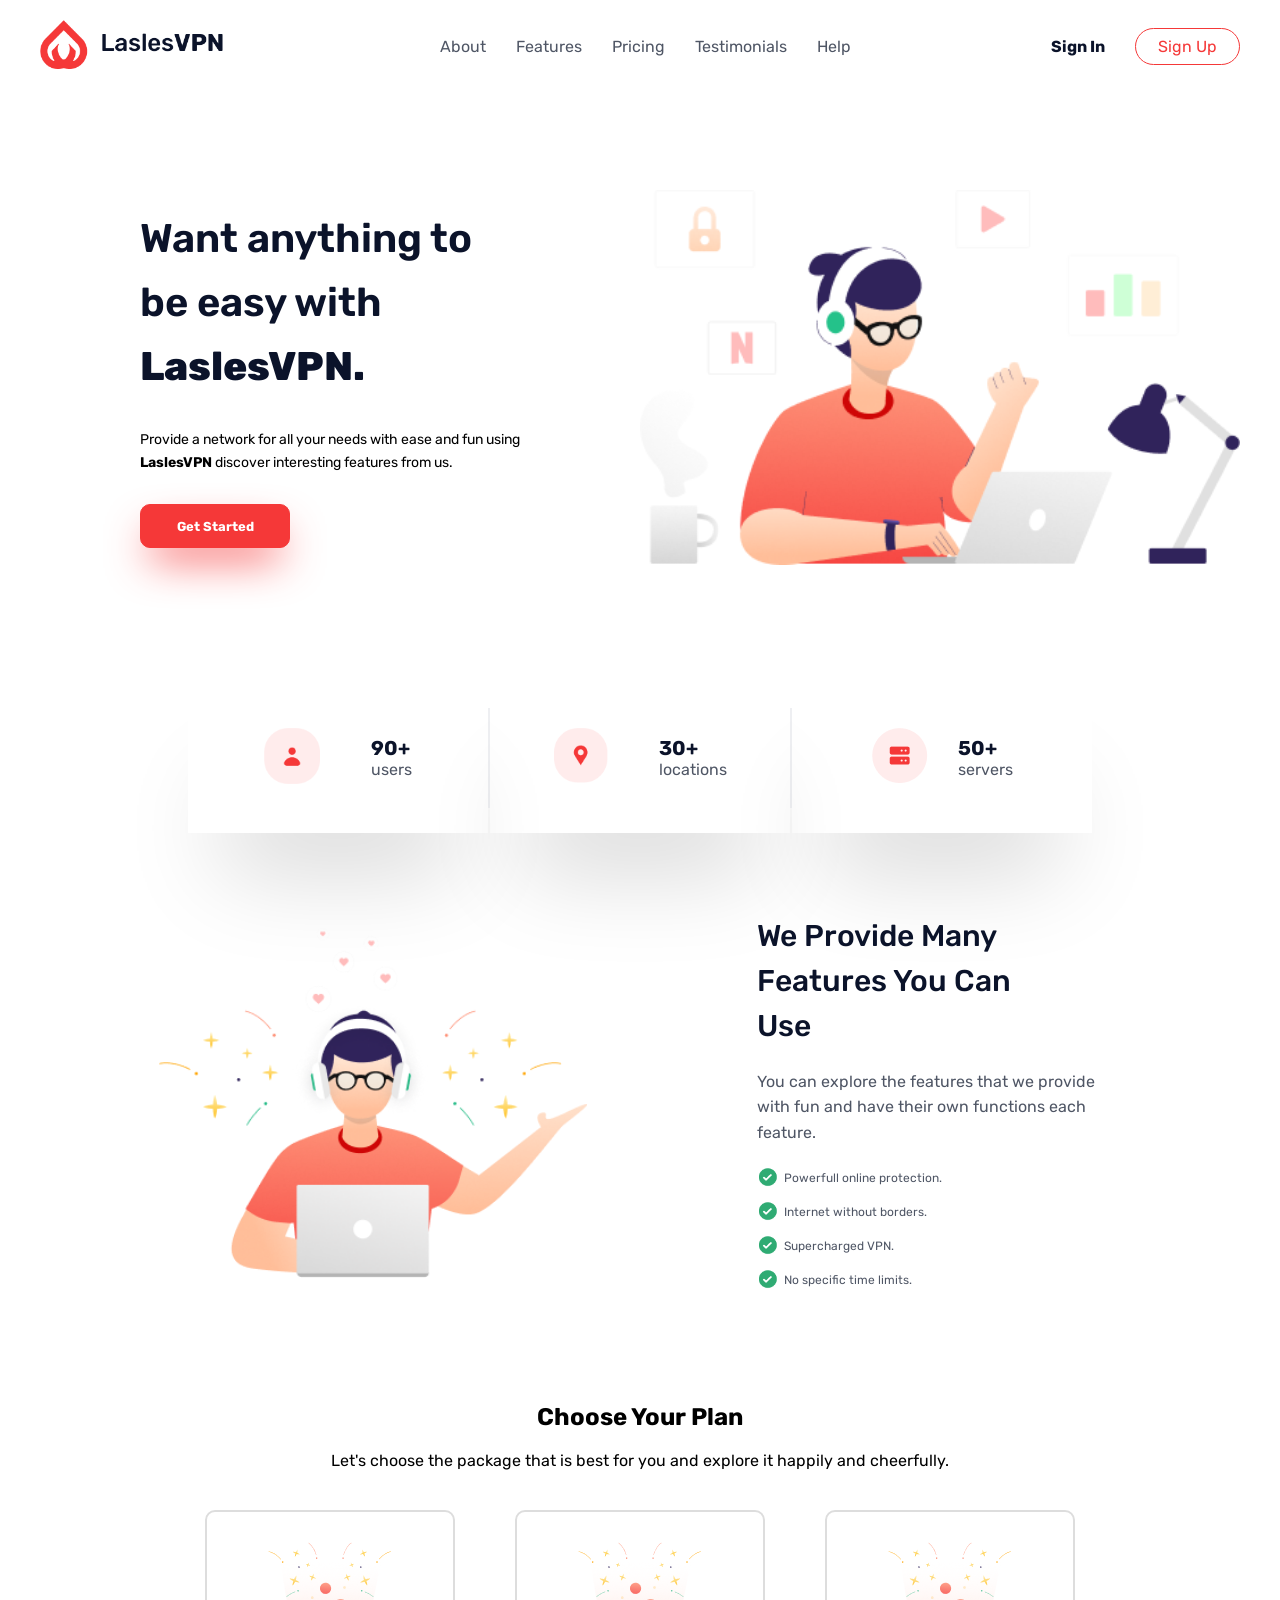
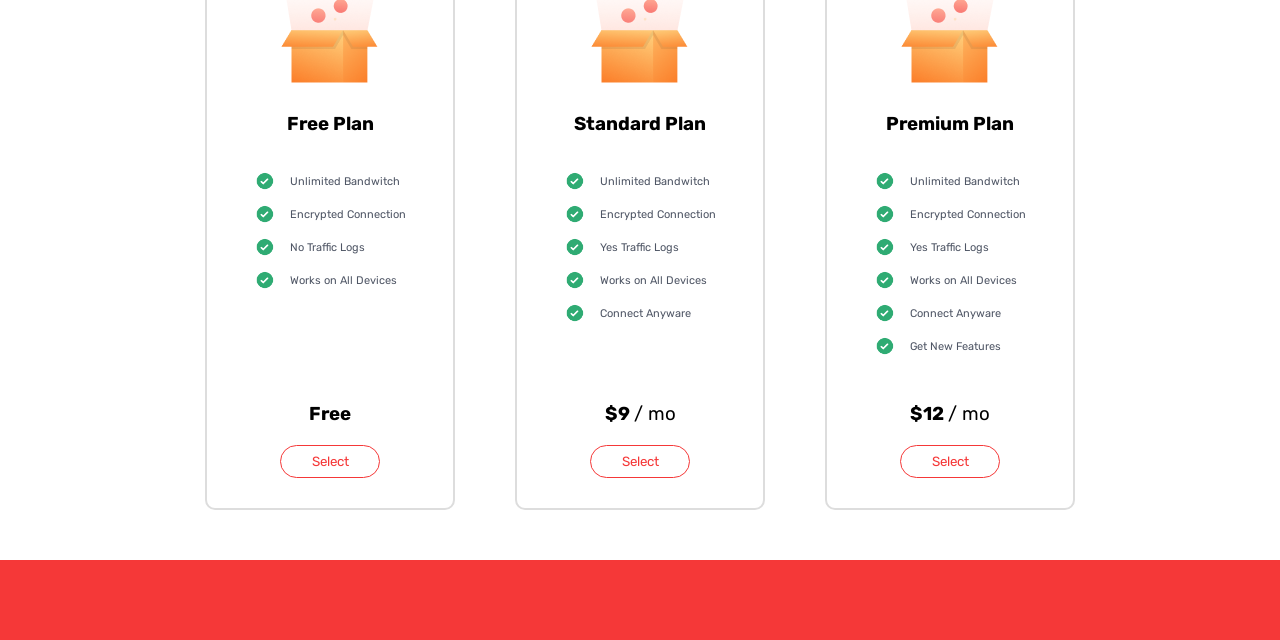
<file: Lasles VPN/index.html>
<!DOCTYPE html>
<html lang="pt-br">
  <head>
    <meta charset="UTF-8" />
    <meta http-equiv="X-UA-Compatible" content="IE=edge" />
    <meta name="viewport" content="width=device-width, initial-scale=1.0" />
    <link rel="stylesheet" href="./css/style.css" />
    <title>Lasles VPN</title>
  </head>
  <body>
    <header>
      <div class="header-logo">
        <img src="./img/logo.png" alt="Logo Lasles VPN" width="200px" />
      </div>

      <nav class="header-nav">
        <ul>
          <li><a href="">About</a></li>
          <li><a href="">Features</a></li>
          <li><a href="">Pricing</a></li>
          <li><a href="">Testimonials</a></li>
          <li><a href="">Help</a></li>
        </ul>
      </nav>

      <div class="header-buttons">
        <a href="" class="button-signIn">Sign In</a>
        <a href="" class="button-signUp">Sign Up</a>
      </div>
    </header>

    <main>
      <div class="main-pt1">
        <h1>
          Want anything to be easy with
          <span class="title-highlight">LaslesVPN.</span>
        </h1>
        <p>
          Provide a network for all your needs with ease and fun using <span>LaslesVPN</span>
          discover interesting features from us.
        </p>
        <a href="" class="main-button">Get Started</a>
      </div>

      <div class="main-pt2"></div>
    </main>

    <section class="section-one">
      <div class="section-one-pt">
        <div class="section-one-img">
          <img src="./img/icon-users.png" alt="ícone de usuários" width="73%" />
        </div>
        <div class="section-one-description">
          <h3>90+</h3>
          <p>users</p>
        </div>
      </div>

      <div class="line"></div>

      <div class="section-one-pt">
        <div class="section-one-img">
          <img src="./img/icon-locations.png" alt="ícone de usuários" width="73%" />
        </div>
        <div class="section-one-description">
          <h3>30+</h3>
          <p>locations</p>
        </div>
      </div>

      <div class="line"></div>

      <div class="section-one-pt">
        <div class="section-one-img">
          <img src="./img/icons-servers.png" alt="ícone de usuários" />
        </div>
        <div class="section-one-description">
          <h3>50+</h3>
          <p>servers</p>
        </div>
      </div>
    </section>

    <section class="section-two">
      <div class="section-two-pt1"></div>
      <div class="section-two-pt2">
        <h3>We Provide Many Features You Can Use</h3>
        <p>You can explore the features that we provide with fun and have their own functions each feature.</p>
        <div class="section-two-pt2-list">
          <ul>
            <li><img src="./img/icon-check.png" alt="" width="22px" height="50%">Powerfull online protection.</li>
            <li><img src="./img/icon-check.png" alt=""width="22px" height="50%">Internet without borders.</li>
            <li><img src="./img/icon-check.png" alt="" width="22px" height="50%">Supercharged VPN.</li>
            <li><img src="./img/icon-check.png" alt="" width="22px" height="50%">No specific time limits.</li>
          </ul>
        </div>
      </div>
    </section>

    <section class="section-three">
      <div class="section-three-title">
        <h2>Choose Your Plan</h2>
        <p>Let's choose the package that is best for you and explore it happily and cheerfully.</p>
      </div>
      <div class="section-three-container">
        <div class="section-three-card">
          <div class="card-img"><img src="./img/img-card.png" alt="caixa mágica"></div>
          <div class="card-description">
            <h3>Free Plan</h3>
            <div class="card-options">
              <div class="card-itens">
                <img src="./img/icon-check.png" alt="" width="20px">
                <span>Unlimited Bandwitch</span>
              </div>
  
              <div class="card-itens">
                <img src="./img/icon-check.png" alt="" width="20px">
                <span>Encrypted Connection</span>
              </div>
  
              <div class="card-itens">
                <img src="./img/icon-check.png" alt="" width="20px">
                <span>No Traffic Logs</span>
              </div>
  
              <div class="card-itens">
                <img src="./img/icon-check.png" alt="" width="20px">
                <span>Works on All Devices</span>
              </div>
            </div>
          </div>
          <div class="card-button">
            <h3>Free</h3>
            <button class="card-select">Select</button>
          </div>
        </div>

        <div class="section-three-card">
          <div class="card-img"><img src="./img/img-card.png" alt="caixa mágica"></div>
          <div class="card-description">
            <h3>Standard Plan</h3>
            <div class="card-options">
              <div class="card-itens">
                <img src="./img/icon-check.png" alt="" width="20px">
                <span>Unlimited Bandwitch</span>
              </div>
  
              <div class="card-itens">
                <img src="./img/icon-check.png" alt="" width="20px">
                <span>Encrypted Connection</span>
              </div>
  
              <div class="card-itens">
                <img src="./img/icon-check.png" alt="" width="20px">
                <span>Yes Traffic Logs</span>
              </div>
  
              <div class="card-itens">
                <img src="./img/icon-check.png" alt="" width="20px">
                <span>Works on All Devices</span>
              </div>

              <div class="card-itens">
                <img src="./img/icon-check.png" alt="" width="20px">
                <span>Connect Anyware</span>
              </div>
            </div>
          </div>
          <div class="card-button">
            <h3>$9 <span>/ mo</span></h3>
            <button class="card-select">Select</button>
          </div>
        </div>

        <div class="section-three-card">
          <div class="card-img"><img src="./img/img-card.png" alt="caixa mágica"></div>
          <div class="card-description">
            <h3>Premium Plan</h3>
            <div class="card-options">
              <div class="card-itens">
                <img src="./img/icon-check.png" alt="" width="20px">
                <span>Unlimited Bandwitch</span>
              </div>
  
              <div class="card-itens">
                <img src="./img/icon-check.png" alt="" width="20px">
                <span>Encrypted Connection</span>
              </div>
  
              <div class="card-itens">
                <img src="./img/icon-check.png" alt="" width="20px">
                <span>Yes Traffic Logs</span>
              </div>
  
              <div class="card-itens">
                <img src="./img/icon-check.png" alt="" width="20px">
                <span>Works on All Devices</span>
              </div>

              <div class="card-itens">
                <img src="./img/icon-check.png" alt="" width="20px">
                <span>Connect Anyware</span>
              </div>

              <div class="card-itens">
                <img src="./img/icon-check.png" alt="" width="20px">
                <span>Get New Features</span>
              </div>
            </div>
          </div>
          <div class="card-button">
            <h3>$12 <span> / mo</span>
            </h3>
            <button class="card-select">Select</button>
          </div>
        </div>

      </div>
    </section>

    <footer>
      <div class="footer-box"></div>
    </footer>

  </body>
</html>
</file>
<file: Lasles VPN/css/style.css>
@import url('https://fonts.googleapis.com/css2?family=Rubik:ital,wght@0,300..900;1,300..900&display=swap');

*{ 
    margin: 0;
    padding: 0;
    box-sizing: border-box;
    font-family: "Rubik";
    --text-color: #4F5665;
    --title-color: #0B132A;
    --primary-color: #F53838;
    --side-margin: 20px 40px;
}

header{
    display: flex;
    justify-content: space-between;
    align-items: center;
    margin: var(--side-margin);
}

.header-nav ul{
    display: flex;
    list-style: none;
    gap: 30px;
}

.header-nav ul li a{
    text-decoration: none;
    color: var(--text-color);

}

.header-nav ul li a:hover{
    color: var(--primary-color);
    border-bottom: 2px solid var(--primary-color);
}

.header-buttons{
    display: flex;
    gap: 30px;
    justify-content: center;
    align-items: center;
}

.button-signIn{
    text-decoration: none;
    color: var(--title-color);
    font-weight: 700;

}

.button-signIn:hover{
    color:var(--primary-color);
}

.button-signUp, .card-select{
    text-decoration: none;
    color: var(--primary-color);
    border: 1px solid var(--primary-color);
    border-radius: 20px;
    padding: 8px 22px;
    cursor: pointer;
}

.button-signUp:hover, .card-select:hover{
    background-color: var(--primary-color);
    color: white;
}

main{
    display: flex;
    justify-content: center;
    align-items: center;
    margin: var(--side-margin);
    padding-top: 60px;
    padding-bottom: 60px;
}

.main-pt1{
    width: 50%;
    display: flex;
    flex-direction: column;
    gap:30px;
    height: 400px;
    align-items: left;
    justify-content: center;
    padding-left: 100px;
}

.main-pt1 h1{
    color: var(--title-color);
    width: 70%;
    font-size: 40px;
    font-weight: 600;
    line-height: 1.6;
}

.main-pt1 h1 span{
    font-weight: 800;
}

.main-pt1 p{
    font-size: 14px;
    line-height: 1.6;
    width: 80%;
}

.main-pt1 p span{
    font-weight: bold;
}

.main-button{
    background-color: var(--primary-color);   
    width: 30%;
    height: 11%;
    border: 1px solid var(--primary-color);
    border-radius: 10px;
    text-decoration: none;
    padding: 10px;
    color: white;
    font-size: small;
    font-weight: bold;
    display: flex;
    align-items: center;
    justify-content: center;
    box-shadow: 0px 20px 44px -11px #F53838;
}

.main-button:hover{
    background-color: white;
    color:var(--primary-color);
}

.main-pt2{
    width: 50%;
    background-image: url("../img/img-main.png");
    height: 450px;
    background-position: center;
    background-repeat: no-repeat;
    background-size: contain;
}

.section-one{
    margin: var(--side-margin);
    display: flex;
    justify-content: center;
    align-items: center;
}

.section-one-pt{
    width: 33.3%;
    display: flex;
    justify-content: center;
    align-items: center;
    gap: 30px;
    height: 150px;
    width: 25%;
    box-shadow: 0px 70px 96px -34px rgba(0,0,0,0.17);
}

.section-one-description h3{
    color: var(--title-color);
    font-size: 20px;
    font-weight: bold;
}

.section-one-description p{
    color: var(--text-color);
}

.line{
    width: 2px;
    height: 100px;
    background-color: #EEEFF2;
}

.section-two{
    display: flex;
    justify-content: center;
    align-items: center;
    height: 500px;
}

.section-two-pt1{
    width: 50%;
    background-image: url(../img/img-section.png);
    background-repeat: no-repeat;
    background-size: contain;
    background-position: right;
    display: flex;
    justify-content: center;
    align-items: center;
    height: 350px;
    margin-right: 100px;
}

.section-two-pt2{
    width: 50%;
    display: flex;
    flex-direction: column;
    justify-content: center;
    align-items: left;
    gap: 20px;
    padding-left: 70px;
}

.section-two-pt2 h3{
    font-size: 30px;
    font-weight: 500;
    width: 50%;
    line-height: 1.5;
    color: var(--title-color);
}

.section-two-pt2 p{
    width: 67%;
    color: var(--text-color);
    line-height: 1.6;
}

.section-two-pt2-list ul{
    line-height: 2.0;
    display: flex;
    flex-direction: column;
    gap: 10px;
}

.section-two-pt2-list ul li{
    list-style: none;
    display: flex;
    align-items: left;
    gap: 5px;
    font-size: 12px;
    color: var(--text-color);
}

.section-three{
    display: flex;
    flex-direction: column;
    margin: var(--side-margin);
    gap: 40px;
    padding-top: 30px;
    padding-bottom: 30px;
}

.section-three-title{
    text-align: center;
    display: flex;
    flex-direction: column;
    gap: 20px;
}

.section-three-container{
    display: flex;
    justify-content: center;
    align-items: center;
    gap: 60px;

}

.section-three-card{
    border: 2px solid #DDDDDD;
    border-radius: 10px;
    padding: 15px;
    padding-top: 30px;
    padding-bottom: 30px;
    display: flex;
    flex-direction: column;
    gap: 30px;
    width: 250px;
    height: 600px;
}

.section-three-card:hover{
    border: 2px solid var(--primary-color);
}

.card-img{
    display: flex;
    justify-content: center;
    align-items: center;
}


.card-description{
    display: flex;
    flex-direction: column;
    gap: 30px;
    align-items: center;
    flex-grow: 1;
}

.card-itens{
    display: flex;
    align-items: center;
    gap: 15px;
    font-size: 11px;
    color: var(--text-color);
    line-height: 3.0;
}

.card-button{
    display: flex;
    flex-direction: column;
    gap: 20px;
    align-items: center;
    justify-content: center;

}

.card-button span{
    font-weight: 400;
}

.card-select{
    background-color: white;
    width: 100px;
    cursor: pointer;
}

.footer-box{
    height: 80px;
    background-color: var(--primary-color);
}
</file>
